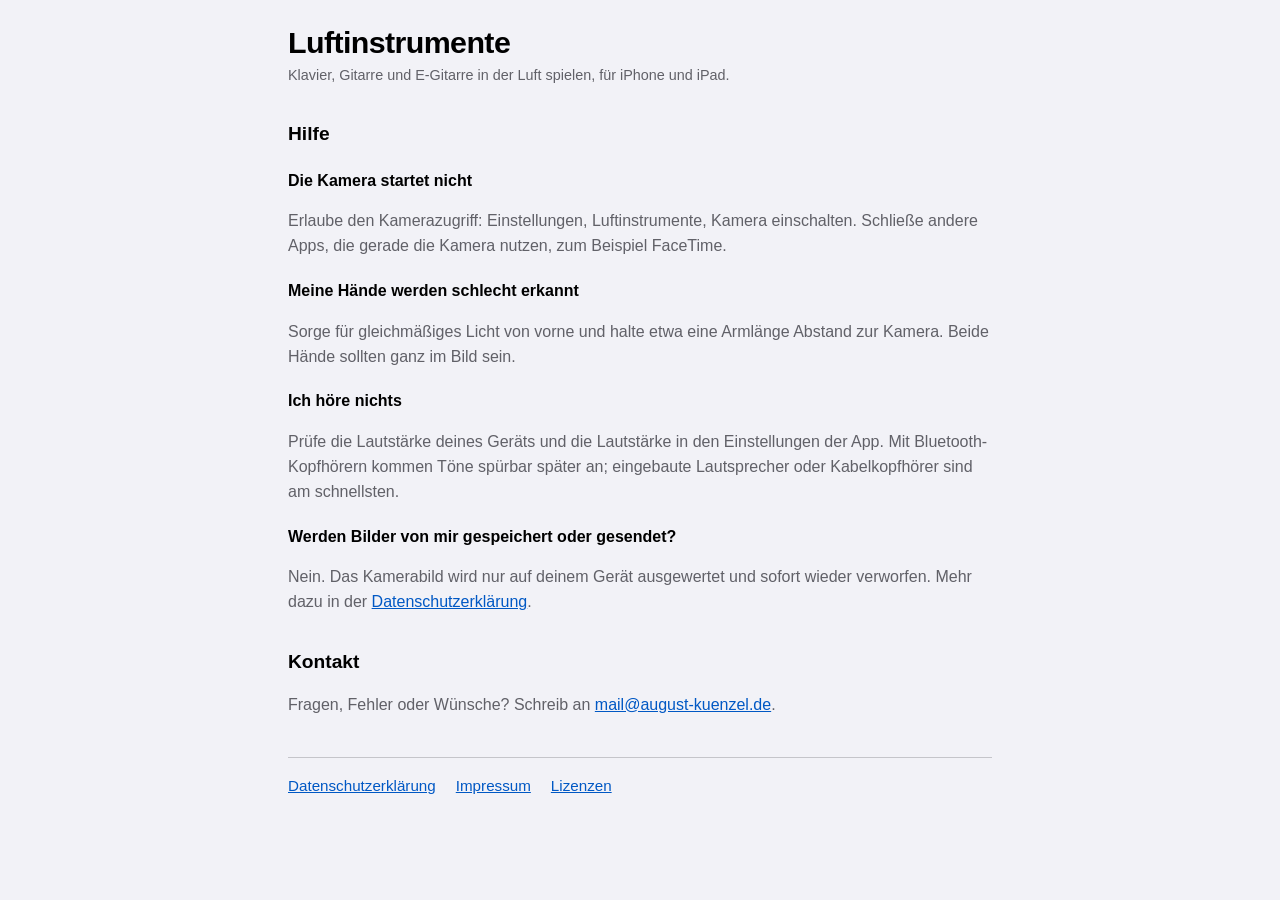
<file: index.html>
<!doctype html>
<html lang="de">
  <head>
    <meta charset="UTF-8" />
    <meta name="viewport" content="width=device-width, initial-scale=1.0, viewport-fit=cover" />
    <meta name="description" content="Luftinstrumente: Klavier, Gitarre und E-Gitarre in der Luft spielen. Hilfe, Kontakt, Datenschutz und Impressum." />
    <title>Luftinstrumente · Hilfe und Kontakt</title>
    <link rel="icon" href="icon.svg" type="image/svg+xml" />
    <link rel="stylesheet" href="legal.css" />
    <script>
      // In der App (?app): dunkle Darstellung, Verweise auf die anderen Rechtstexte bleiben in der App.
      if (new URLSearchParams(location.search).has('app')) {
        document.documentElement.classList.add('in-app');
        addEventListener('DOMContentLoaded', () => {
          for (const a of document.querySelectorAll('a[href$=".html"]')) a.href = a.getAttribute('href') + '?app';
        });
      }
    </script>
  </head>
  <body>
    <main>
      <h1>Luftinstrumente</h1>
      <p class="stand">Klavier, Gitarre und E-Gitarre in der Luft spielen, für iPhone und iPad.</p>

      <h2>Hilfe</h2>
      <h3>Die Kamera startet nicht</h3>
      <p>Erlaube den Kamerazugriff: Einstellungen, Luftinstrumente, Kamera einschalten. Schließe andere Apps, die gerade die Kamera nutzen, zum Beispiel FaceTime.</p>
      <h3>Meine Hände werden schlecht erkannt</h3>
      <p>Sorge für gleichmäßiges Licht von vorne und halte etwa eine Armlänge Abstand zur Kamera. Beide Hände sollten ganz im Bild sein.</p>
      <h3>Ich höre nichts</h3>
      <p>Prüfe die Lautstärke deines Geräts und die Lautstärke in den Einstellungen der App. Mit Bluetooth-Kopfhörern kommen Töne spürbar später an; eingebaute Lautsprecher oder Kabelkopfhörer sind am schnellsten.</p>
      <h3>Werden Bilder von mir gespeichert oder gesendet?</h3>
      <p>Nein. Das Kamerabild wird nur auf deinem Gerät ausgewertet und sofort wieder verworfen. Mehr dazu in der <a href="datenschutz.html">Datenschutzerklärung</a>.</p>

      <h2>Kontakt</h2>
      <p>Fragen, Fehler oder Wünsche? Schreib an <a href="mailto:mail@august-kuenzel.de">mail@august-kuenzel.de</a>.</p>

      <nav class="legal-nav">
        <a href="datenschutz.html">Datenschutzerklärung</a>
        <a href="impressum.html">Impressum</a>
        <a href="lizenzen.html">Lizenzen</a>
      </nav>
    </main>
  </body>
</html>
</file>
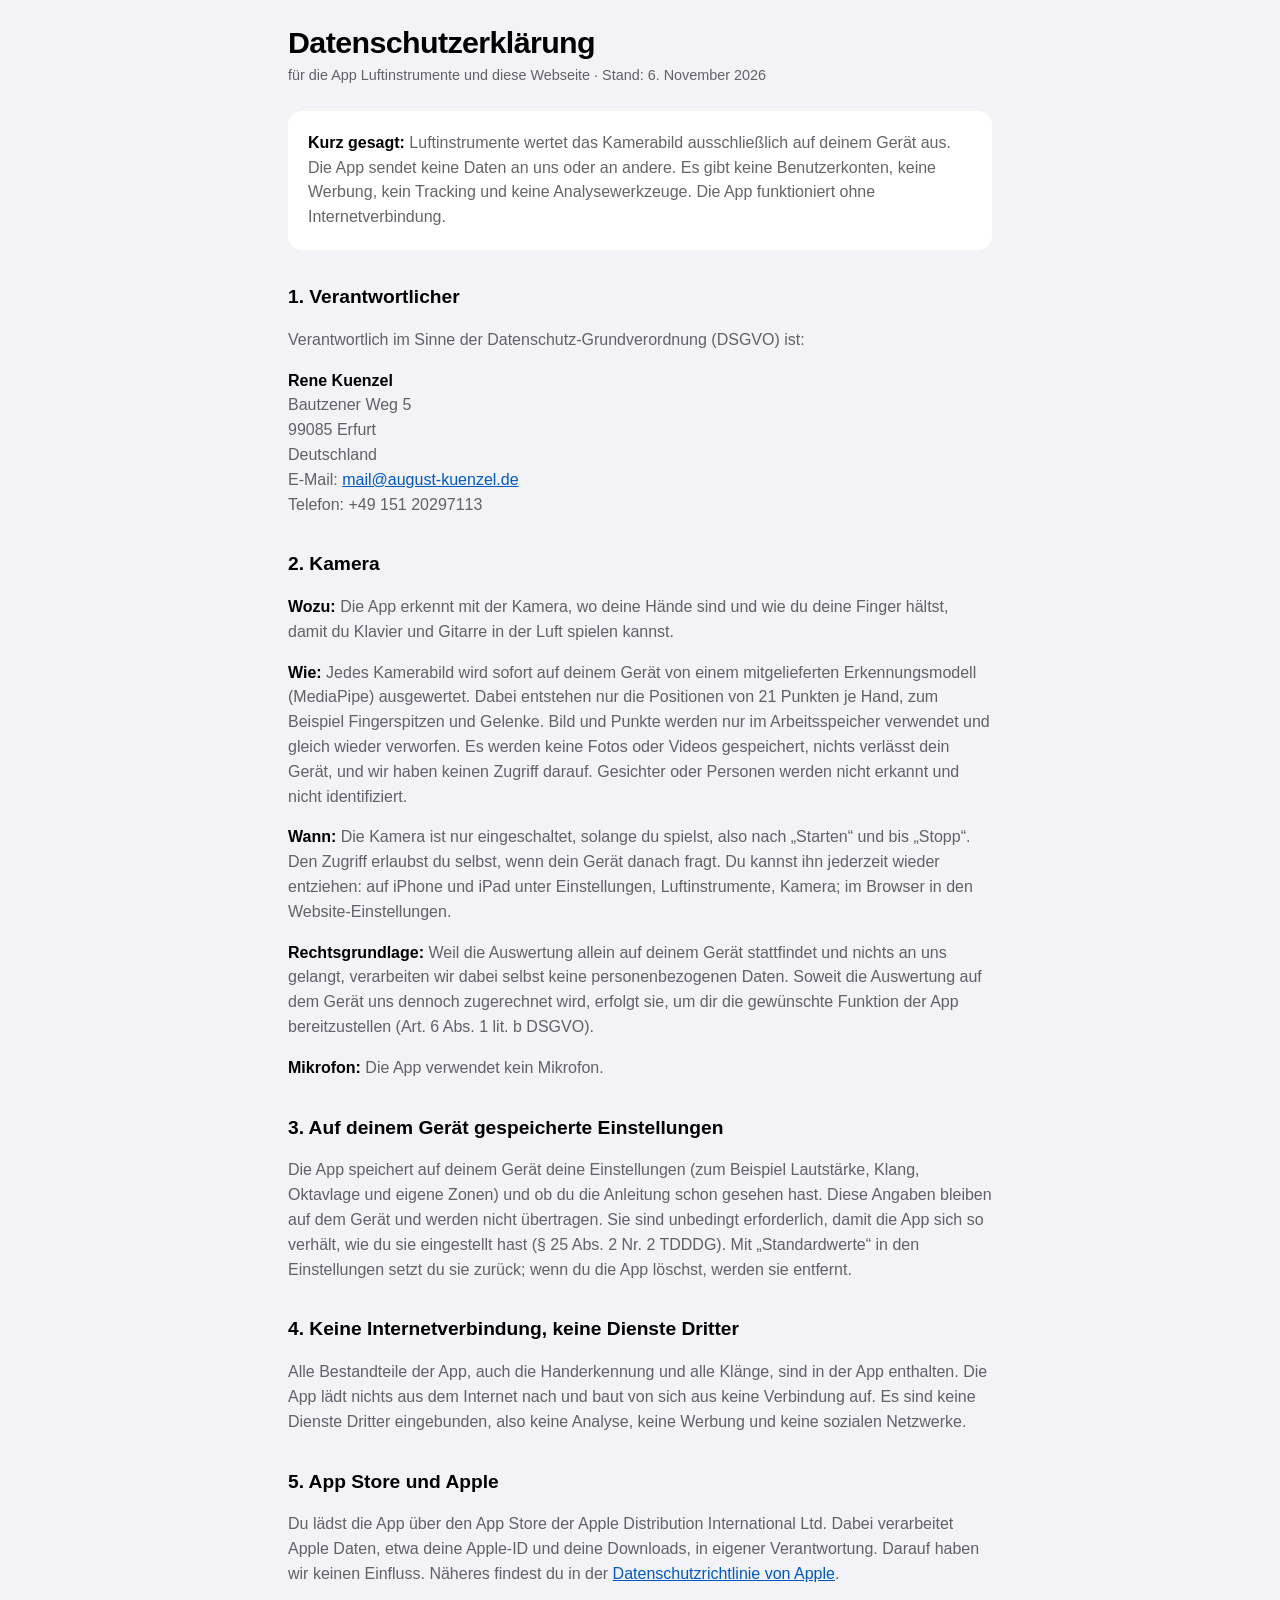
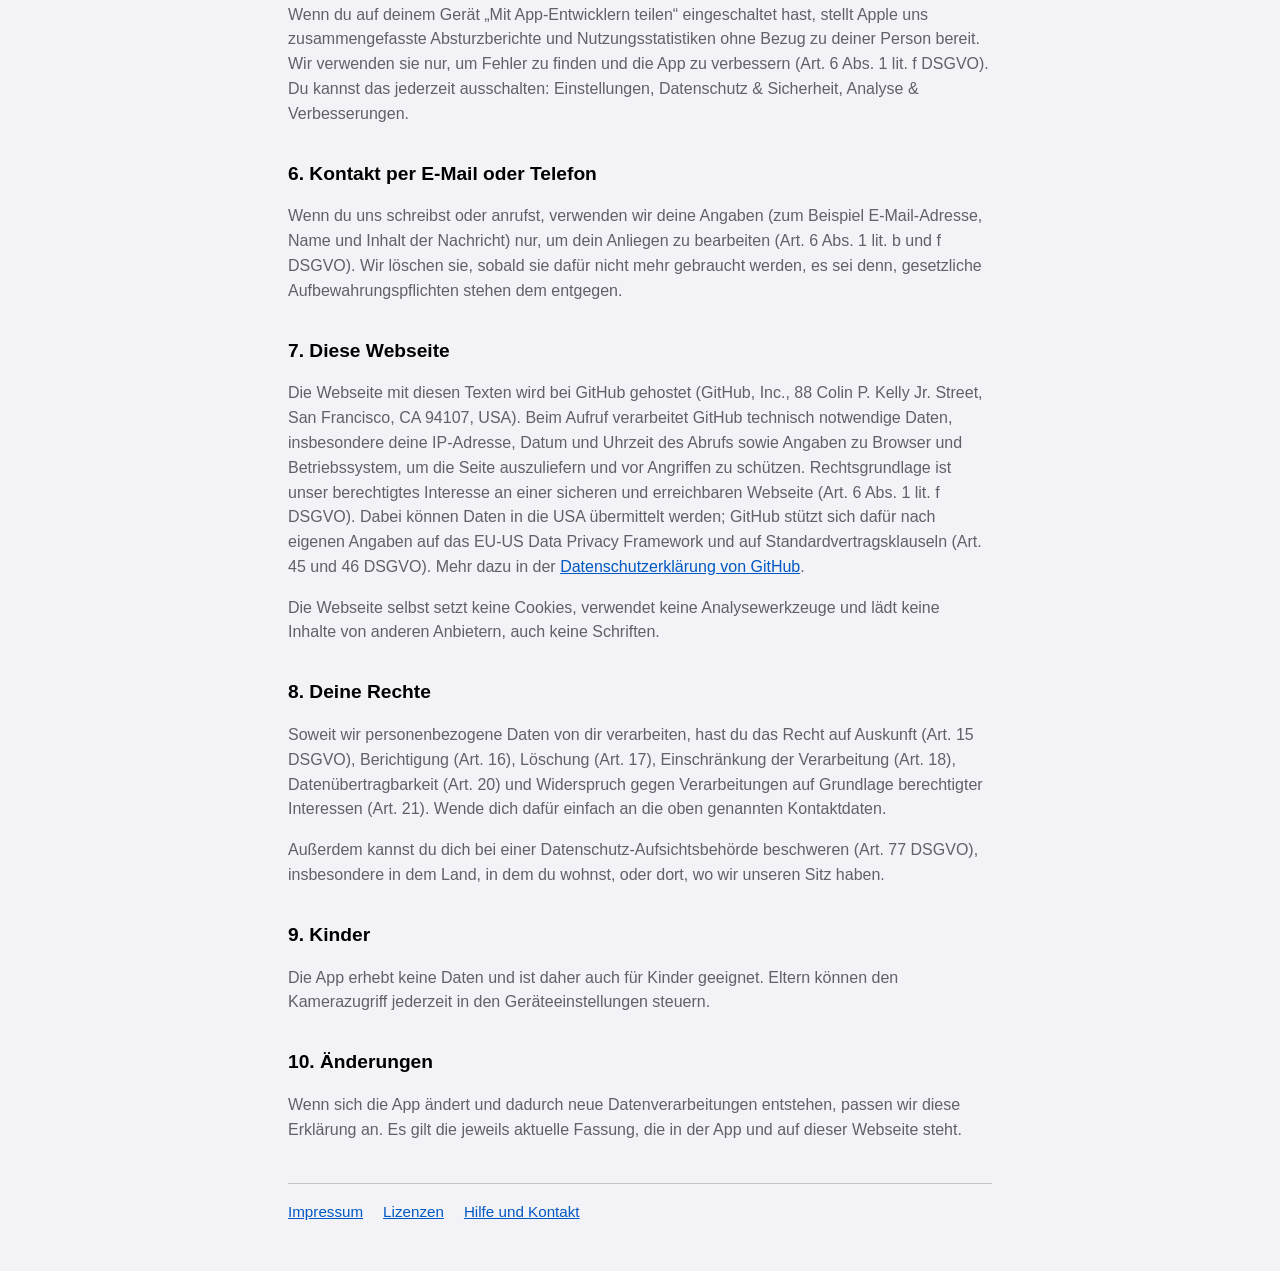
<file: datenschutz.html>
<!doctype html>
<html lang="de">
  <head>
    <meta charset="UTF-8" />
    <meta name="viewport" content="width=device-width, initial-scale=1.0, viewport-fit=cover" />
    <meta name="robots" content="noindex" />
    <title>Datenschutzerklärung · Luftinstrumente</title>
    <link rel="stylesheet" href="legal.css" />
    <script>
      // In der App (?app): dunkle Darstellung, Verweise auf die anderen Rechtstexte bleiben in der App.
      if (new URLSearchParams(location.search).has('app')) {
        document.documentElement.classList.add('in-app');
        addEventListener('DOMContentLoaded', () => {
          for (const a of document.querySelectorAll('a[href$=".html"]')) a.href = a.getAttribute('href') + '?app';
        });
      }
    </script>
  </head>
  <body>
    <main>
      <h1>Datenschutzerklärung</h1>
      <p class="stand">für die App Luftinstrumente und diese Webseite · Stand: 6. November 2026</p>

      <div class="card">
        <p><strong>Kurz gesagt:</strong> Luftinstrumente wertet das Kamerabild ausschließlich auf deinem Gerät aus. Die App sendet keine Daten an uns oder an andere. Es gibt keine Benutzerkonten, keine Werbung, kein Tracking und keine Analysewerkzeuge. Die App funktioniert ohne Internetverbindung.</p>
      </div>

      <h2>1. Verantwortlicher</h2>
      <p>Verantwortlich im Sinne der Datenschutz-Grundverordnung (DSGVO) ist:</p>
      <p>
        <strong>Rene Kuenzel</strong><br />
        Bautzener Weg 5<br />
        99085 Erfurt<br />
        Deutschland<br />
        E-Mail: <a href="mailto:mail@august-kuenzel.de">mail@august-kuenzel.de</a><br />
        Telefon: +49 151 20297113
      </p>

      <h2>2. Kamera</h2>
      <p><strong>Wozu:</strong> Die App erkennt mit der Kamera, wo deine Hände sind und wie du deine Finger hältst, damit du Klavier und Gitarre in der Luft spielen kannst.</p>
      <p><strong>Wie:</strong> Jedes Kamerabild wird sofort auf deinem Gerät von einem mitgelieferten Erkennungsmodell (MediaPipe) ausgewertet. Dabei entstehen nur die Positionen von 21 Punkten je Hand, zum Beispiel Fingerspitzen und Gelenke. Bild und Punkte werden nur im Arbeitsspeicher verwendet und gleich wieder verworfen. Es werden keine Fotos oder Videos gespeichert, nichts verlässt dein Gerät, und wir haben keinen Zugriff darauf. Gesichter oder Personen werden nicht erkannt und nicht identifiziert.</p>
      <p><strong>Wann:</strong> Die Kamera ist nur eingeschaltet, solange du spielst, also nach „Starten“ und bis „Stopp“. Den Zugriff erlaubst du selbst, wenn dein Gerät danach fragt. Du kannst ihn jederzeit wieder entziehen: auf iPhone und iPad unter Einstellungen, Luftinstrumente, Kamera; im Browser in den Website-Einstellungen.</p>
      <p><strong>Rechtsgrundlage:</strong> Weil die Auswertung allein auf deinem Gerät stattfindet und nichts an uns gelangt, verarbeiten wir dabei selbst keine personenbezogenen Daten. Soweit die Auswertung auf dem Gerät uns dennoch zugerechnet wird, erfolgt sie, um dir die gewünschte Funktion der App bereitzustellen (Art. 6 Abs. 1 lit. b DSGVO).</p>
      <p><strong>Mikrofon:</strong> Die App verwendet kein Mikrofon.</p>

      <h2>3. Auf deinem Gerät gespeicherte Einstellungen</h2>
      <p>Die App speichert auf deinem Gerät deine Einstellungen (zum Beispiel Lautstärke, Klang, Oktavlage und eigene Zonen) und ob du die Anleitung schon gesehen hast. Diese Angaben bleiben auf dem Gerät und werden nicht übertragen. Sie sind unbedingt erforderlich, damit die App sich so verhält, wie du sie eingestellt hast (§ 25 Abs. 2 Nr. 2 TDDDG). Mit „Standardwerte“ in den Einstellungen setzt du sie zurück; wenn du die App löschst, werden sie entfernt.</p>

      <h2>4. Keine Internetverbindung, keine Dienste Dritter</h2>
      <p>Alle Bestandteile der App, auch die Handerkennung und alle Klänge, sind in der App enthalten. Die App lädt nichts aus dem Internet nach und baut von sich aus keine Verbindung auf. Es sind keine Dienste Dritter eingebunden, also keine Analyse, keine Werbung und keine sozialen Netzwerke.</p>

      <h2>5. App Store und Apple</h2>
      <p>Du lädst die App über den App Store der Apple Distribution International Ltd. Dabei verarbeitet Apple Daten, etwa deine Apple-ID und deine Downloads, in eigener Verantwortung. Darauf haben wir keinen Einfluss. Näheres findest du in der <a href="https://www.apple.com/de/legal/privacy/" target="_blank" rel="noopener">Datenschutzrichtlinie von Apple</a>.</p>
      <p>Wenn du auf deinem Gerät „Mit App-Entwicklern teilen“ eingeschaltet hast, stellt Apple uns zusammengefasste Absturzberichte und Nutzungsstatistiken ohne Bezug zu deiner Person bereit. Wir verwenden sie nur, um Fehler zu finden und die App zu verbessern (Art. 6 Abs. 1 lit. f DSGVO). Du kannst das jederzeit ausschalten: Einstellungen, Datenschutz &amp; Sicherheit, Analyse &amp; Verbesserungen.</p>

      <h2>6. Kontakt per E-Mail oder Telefon</h2>
      <p>Wenn du uns schreibst oder anrufst, verwenden wir deine Angaben (zum Beispiel E-Mail-Adresse, Name und Inhalt der Nachricht) nur, um dein Anliegen zu bearbeiten (Art. 6 Abs. 1 lit. b und f DSGVO). Wir löschen sie, sobald sie dafür nicht mehr gebraucht werden, es sei denn, gesetzliche Aufbewahrungspflichten stehen dem entgegen.</p>

      <h2>7. Diese Webseite</h2>
      <p>Die Webseite mit diesen Texten wird bei GitHub gehostet (GitHub, Inc., 88 Colin P. Kelly Jr. Street, San Francisco, CA 94107, USA). Beim Aufruf verarbeitet GitHub technisch notwendige Daten, insbesondere deine IP-Adresse, Datum und Uhrzeit des Abrufs sowie Angaben zu Browser und Betriebssystem, um die Seite auszuliefern und vor Angriffen zu schützen. Rechtsgrundlage ist unser berechtigtes Interesse an einer sicheren und erreichbaren Webseite (Art. 6 Abs. 1 lit. f DSGVO). Dabei können Daten in die USA übermittelt werden; GitHub stützt sich dafür nach eigenen Angaben auf das EU-US Data Privacy Framework und auf Standardvertragsklauseln (Art. 45 und 46 DSGVO). Mehr dazu in der <a href="https://docs.github.com/de/site-policy/privacy-policies/github-general-privacy-statement" target="_blank" rel="noopener">Datenschutzerklärung von GitHub</a>.</p>
      <p>Die Webseite selbst setzt keine Cookies, verwendet keine Analysewerkzeuge und lädt keine Inhalte von anderen Anbietern, auch keine Schriften.</p>

      <h2>8. Deine Rechte</h2>
      <p>Soweit wir personenbezogene Daten von dir verarbeiten, hast du das Recht auf Auskunft (Art. 15 DSGVO), Berichtigung (Art. 16), Löschung (Art. 17), Einschränkung der Verarbeitung (Art. 18), Datenübertragbarkeit (Art. 20) und Widerspruch gegen Verarbeitungen auf Grundlage berechtigter Interessen (Art. 21). Wende dich dafür einfach an die oben genannten Kontaktdaten.</p>
      <p>Außerdem kannst du dich bei einer Datenschutz-Aufsichtsbehörde beschweren (Art. 77 DSGVO), insbesondere in dem Land, in dem du wohnst, oder dort, wo wir unseren Sitz haben.</p>

      <h2>9. Kinder</h2>
      <p>Die App erhebt keine Daten und ist daher auch für Kinder geeignet. Eltern können den Kamerazugriff jederzeit in den Geräteeinstellungen steuern.</p>

      <h2>10. Änderungen</h2>
      <p>Wenn sich die App ändert und dadurch neue Datenverarbeitungen entstehen, passen wir diese Erklärung an. Es gilt die jeweils aktuelle Fassung, die in der App und auf dieser Webseite steht.</p>

      <nav class="legal-nav">
        <a href="impressum.html">Impressum</a>
        <a href="lizenzen.html">Lizenzen</a>
        <a class="web-only" href="index.html">Hilfe und Kontakt</a>
      </nav>
    </main>
  </body>
</html>
</file>
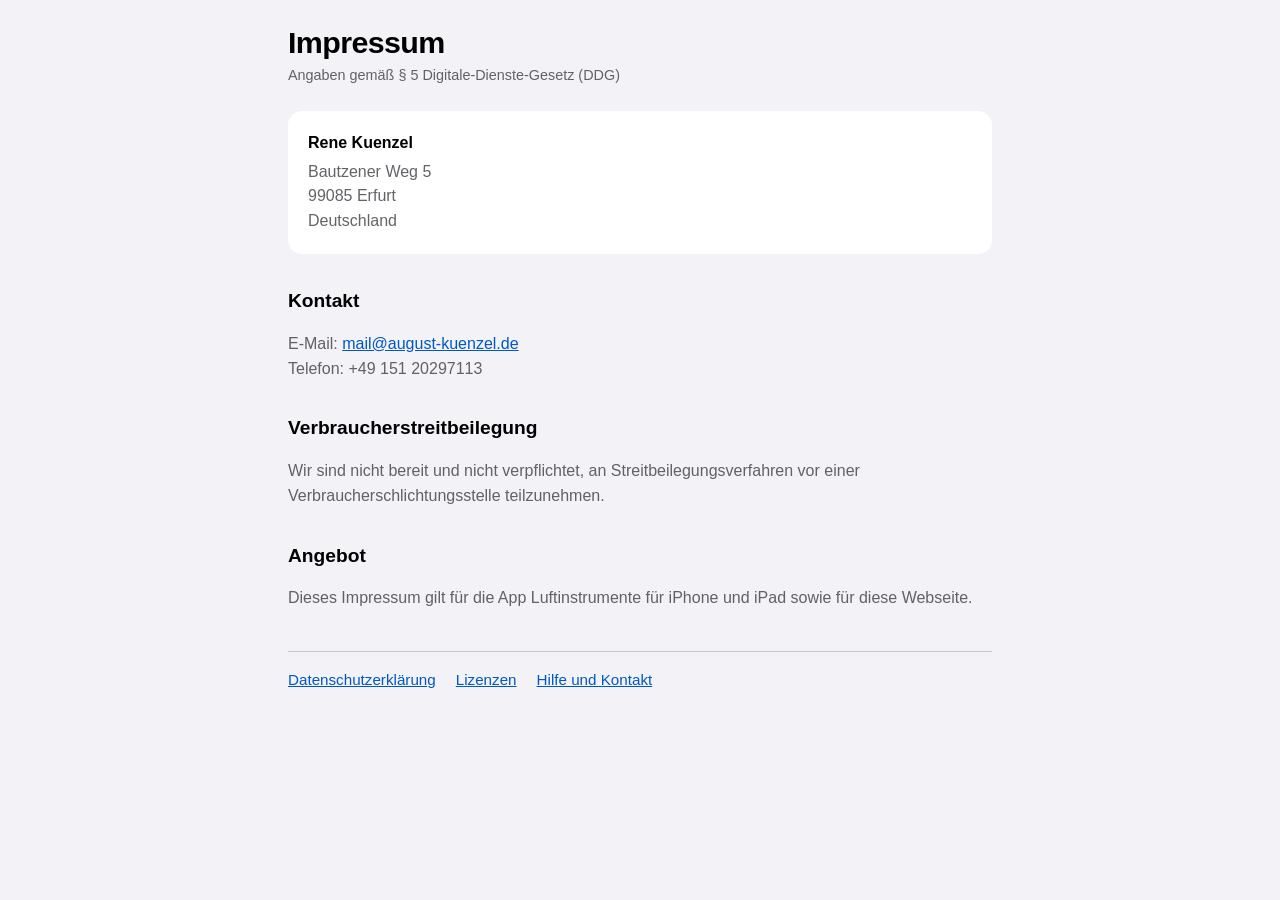
<file: impressum.html>
<!doctype html>
<html lang="de">
  <head>
    <meta charset="UTF-8" />
    <meta name="viewport" content="width=device-width, initial-scale=1.0, viewport-fit=cover" />
    <meta name="robots" content="noindex" />
    <title>Impressum · Luftinstrumente</title>
    <link rel="stylesheet" href="legal.css" />
    <script>
      // In der App (?app): dunkle Darstellung, Verweise auf die anderen Rechtstexte bleiben in der App.
      if (new URLSearchParams(location.search).has('app')) {
        document.documentElement.classList.add('in-app');
        addEventListener('DOMContentLoaded', () => {
          for (const a of document.querySelectorAll('a[href$=".html"]')) a.href = a.getAttribute('href') + '?app';
        });
      }
    </script>
  </head>
  <body>
    <main>
      <h1>Impressum</h1>
      <p class="stand">Angaben gemäß § 5 Digitale-Dienste-Gesetz (DDG)</p>

      <div class="card">
        <p><strong>Rene Kuenzel</strong></p>
        <p>Bautzener Weg 5<br />99085 Erfurt<br />Deutschland</p>
      </div>

      <h2>Kontakt</h2>
      <p>
        E-Mail: <a href="mailto:mail@august-kuenzel.de">mail@august-kuenzel.de</a><br />
        Telefon: +49 151 20297113
      </p>

      <h2>Verbraucherstreitbeilegung</h2>
      <p>Wir sind nicht bereit und nicht verpflichtet, an Streitbeilegungsverfahren vor einer Verbraucherschlichtungsstelle teilzunehmen.</p>

      <h2>Angebot</h2>
      <p>Dieses Impressum gilt für die App Luftinstrumente für iPhone und iPad sowie für diese Webseite.</p>

      <nav class="legal-nav">
        <a href="datenschutz.html">Datenschutzerklärung</a>
        <a href="lizenzen.html">Lizenzen</a>
        <a class="web-only" href="index.html">Hilfe und Kontakt</a>
      </nav>
    </main>
  </body>
</html>
</file>
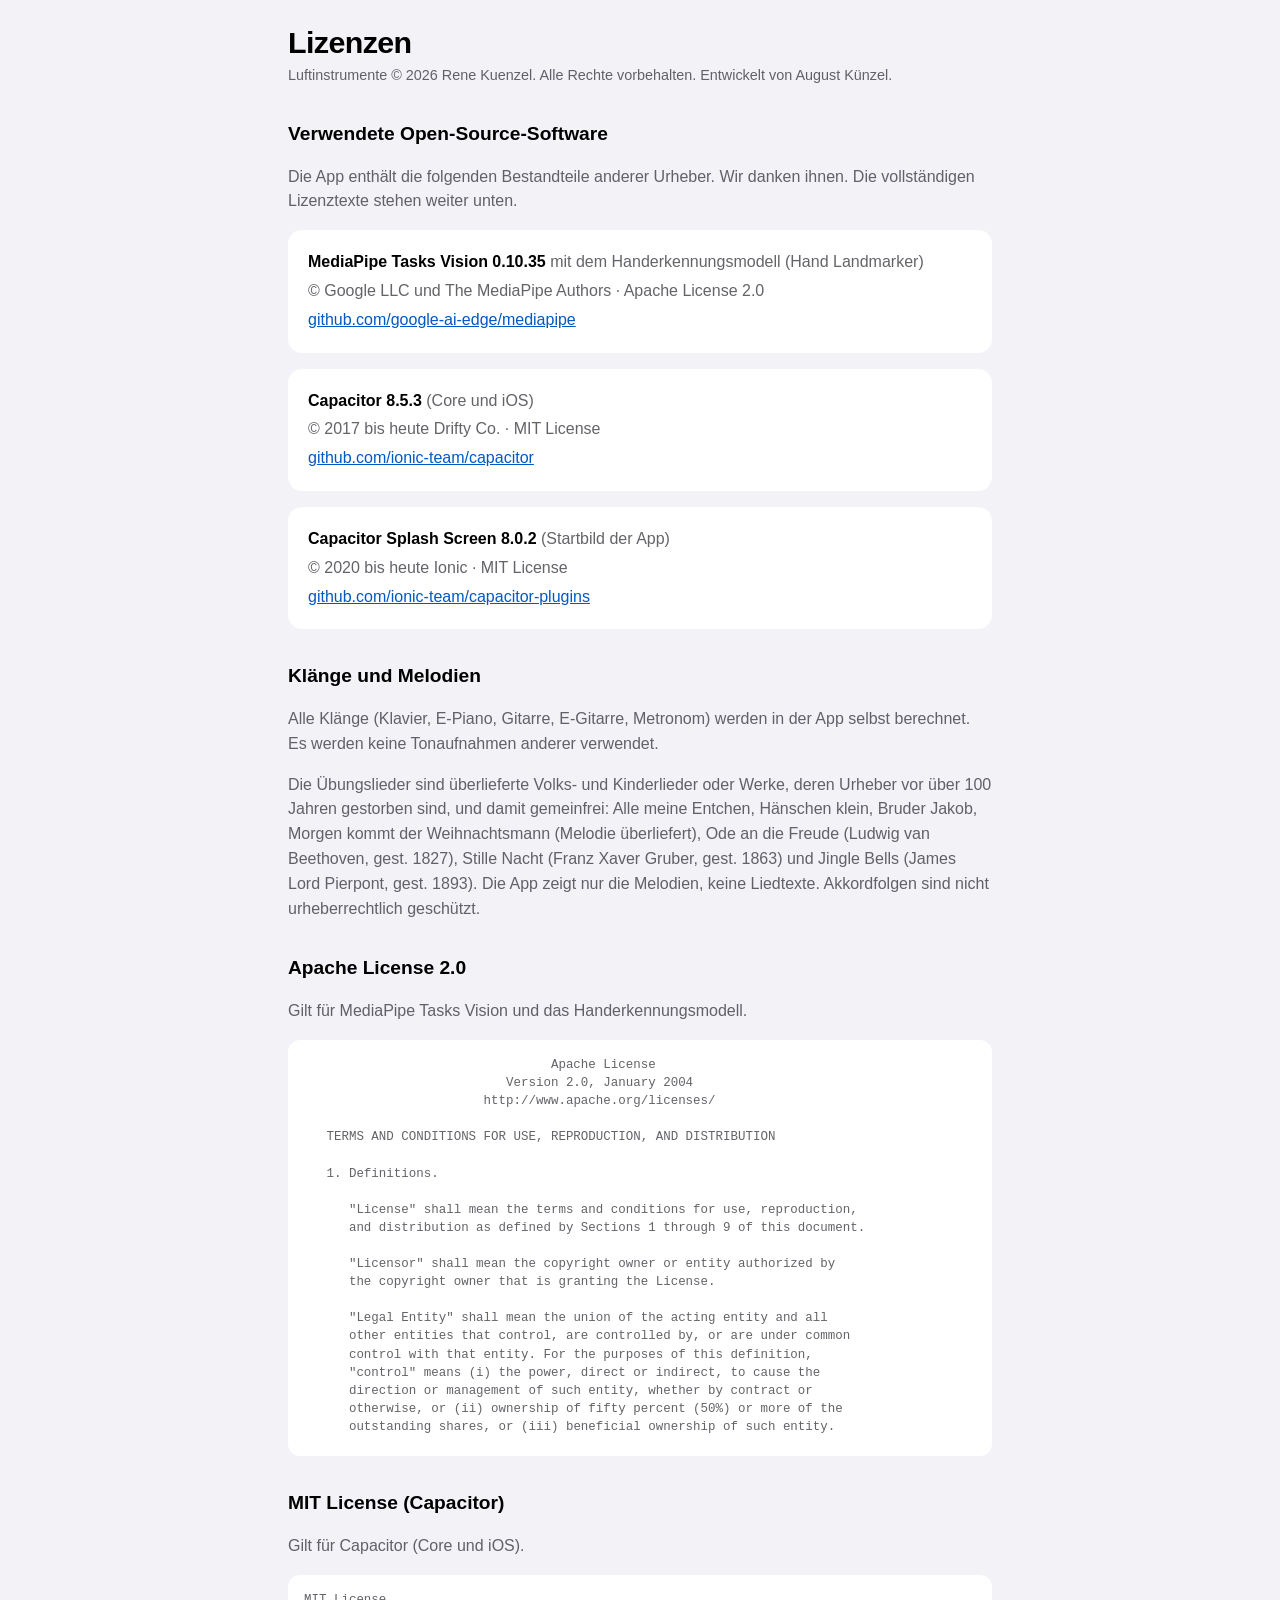
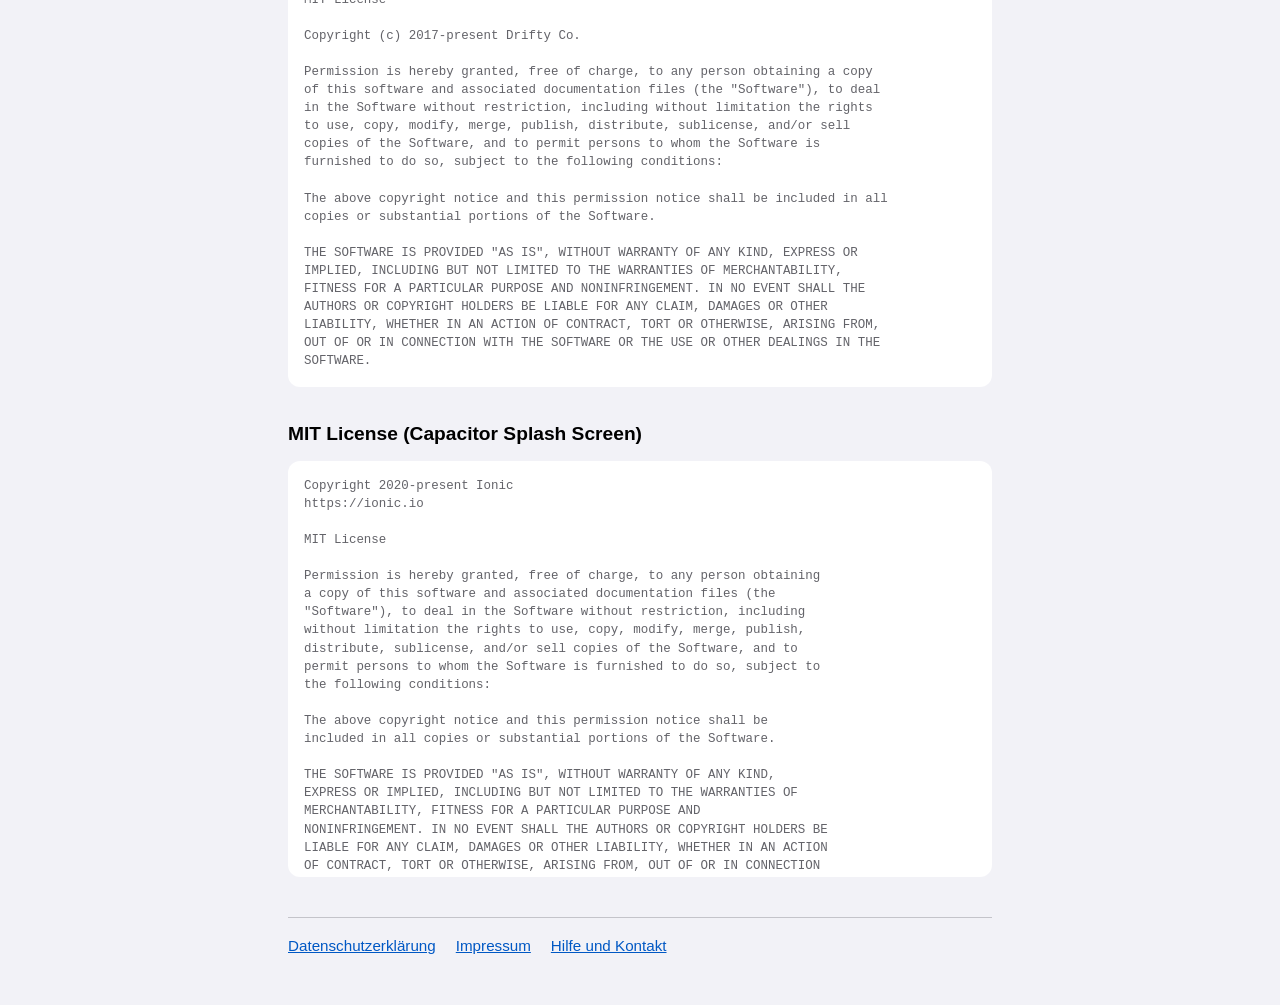
<file: lizenzen.html>
<!doctype html>
<html lang="de">
  <head>
    <meta charset="UTF-8" />
    <meta name="viewport" content="width=device-width, initial-scale=1.0, viewport-fit=cover" />
    <meta name="robots" content="noindex" />
    <title>Lizenzen · Luftinstrumente</title>
    <link rel="stylesheet" href="legal.css" />
    <script>
      // In der App (?app): dunkle Darstellung, Verweise auf die anderen Rechtstexte bleiben in der App.
      if (new URLSearchParams(location.search).has('app')) {
        document.documentElement.classList.add('in-app');
        addEventListener('DOMContentLoaded', () => {
          for (const a of document.querySelectorAll('a[href$=".html"]')) a.href = a.getAttribute('href') + '?app';
        });
      }
    </script>
  </head>
  <body>
    <main>
      <h1>Lizenzen</h1>
      <p class="stand">Luftinstrumente © 2026 Rene Kuenzel. Alle Rechte vorbehalten. Entwickelt von August Künzel.</p>

      <h2>Verwendete Open-Source-Software</h2>
      <p>Die App enthält die folgenden Bestandteile anderer Urheber. Wir danken ihnen. Die vollständigen Lizenztexte stehen weiter unten.</p>

      <div class="card">
        <p><strong>MediaPipe Tasks Vision 0.10.35</strong> mit dem Handerkennungsmodell (Hand Landmarker)</p>
        <p>© Google LLC und The MediaPipe Authors · Apache License 2.0</p>
        <p><a href="https://github.com/google-ai-edge/mediapipe" target="_blank" rel="noopener">github.com/google-ai-edge/mediapipe</a></p>
      </div>

      <div class="card">
        <p><strong>Capacitor 8.5.3</strong> (Core und iOS)</p>
        <p>© 2017 bis heute Drifty Co. · MIT License</p>
        <p><a href="https://github.com/ionic-team/capacitor" target="_blank" rel="noopener">github.com/ionic-team/capacitor</a></p>
      </div>

      <div class="card">
        <p><strong>Capacitor Splash Screen 8.0.2</strong> (Startbild der App)</p>
        <p>© 2020 bis heute Ionic · MIT License</p>
        <p><a href="https://github.com/ionic-team/capacitor-plugins" target="_blank" rel="noopener">github.com/ionic-team/capacitor-plugins</a></p>
      </div>

      <h2>Klänge und Melodien</h2>
      <p>Alle Klänge (Klavier, E-Piano, Gitarre, E-Gitarre, Metronom) werden in der App selbst berechnet. Es werden keine Tonaufnahmen anderer verwendet.</p>
      <p>Die Übungslieder sind überlieferte Volks- und Kinderlieder oder Werke, deren Urheber vor über 100 Jahren gestorben sind, und damit gemeinfrei: Alle meine Entchen, Hänschen klein, Bruder Jakob, Morgen kommt der Weihnachtsmann (Melodie überliefert), Ode an die Freude (Ludwig van Beethoven, gest. 1827), Stille Nacht (Franz Xaver Gruber, gest. 1863) und Jingle Bells (James Lord Pierpont, gest. 1893). Die App zeigt nur die Melodien, keine Liedtexte. Akkordfolgen sind nicht urheberrechtlich geschützt.</p>

      <h2>Apache License 2.0</h2>
      <p>Gilt für MediaPipe Tasks Vision und das Handerkennungsmodell.</p>
      <pre>
                                 Apache License
                           Version 2.0, January 2004
                        http://www.apache.org/licenses/

   TERMS AND CONDITIONS FOR USE, REPRODUCTION, AND DISTRIBUTION

   1. Definitions.

      &quot;License&quot; shall mean the terms and conditions for use, reproduction,
      and distribution as defined by Sections 1 through 9 of this document.

      &quot;Licensor&quot; shall mean the copyright owner or entity authorized by
      the copyright owner that is granting the License.

      &quot;Legal Entity&quot; shall mean the union of the acting entity and all
      other entities that control, are controlled by, or are under common
      control with that entity. For the purposes of this definition,
      &quot;control&quot; means (i) the power, direct or indirect, to cause the
      direction or management of such entity, whether by contract or
      otherwise, or (ii) ownership of fifty percent (50%) or more of the
      outstanding shares, or (iii) beneficial ownership of such entity.

      &quot;You&quot; (or &quot;Your&quot;) shall mean an individual or Legal Entity
      exercising permissions granted by this License.

      &quot;Source&quot; form shall mean the preferred form for making modifications,
      including but not limited to software source code, documentation
      source, and configuration files.

      &quot;Object&quot; form shall mean any form resulting from mechanical
      transformation or translation of a Source form, including but
      not limited to compiled object code, generated documentation,
      and conversions to other media types.

      &quot;Work&quot; shall mean the work of authorship, whether in Source or
      Object form, made available under the License, as indicated by a
      copyright notice that is included in or attached to the work
      (an example is provided in the Appendix below).

      &quot;Derivative Works&quot; shall mean any work, whether in Source or Object
      form, that is based on (or derived from) the Work and for which the
      editorial revisions, annotations, elaborations, or other modifications
      represent, as a whole, an original work of authorship. For the purposes
      of this License, Derivative Works shall not include works that remain
      separable from, or merely link (or bind by name) to the interfaces of,
      the Work and Derivative Works thereof.

      &quot;Contribution&quot; shall mean any work of authorship, including
      the original version of the Work and any modifications or additions
      to that Work or Derivative Works thereof, that is intentionally
      submitted to Licensor for inclusion in the Work by the copyright owner
      or by an individual or Legal Entity authorized to submit on behalf of
      the copyright owner. For the purposes of this definition, &quot;submitted&quot;
      means any form of electronic, verbal, or written communication sent
      to the Licensor or its representatives, including but not limited to
      communication on electronic mailing lists, source code control systems,
      and issue tracking systems that are managed by, or on behalf of, the
      Licensor for the purpose of discussing and improving the Work, but
      excluding communication that is conspicuously marked or otherwise
      designated in writing by the copyright owner as &quot;Not a Contribution.&quot;

      &quot;Contributor&quot; shall mean Licensor and any individual or Legal Entity
      on behalf of whom a Contribution has been received by Licensor and
      subsequently incorporated within the Work.

   2. Grant of Copyright License. Subject to the terms and conditions of
      this License, each Contributor hereby grants to You a perpetual,
      worldwide, non-exclusive, no-charge, royalty-free, irrevocable
      copyright license to reproduce, prepare Derivative Works of,
      publicly display, publicly perform, sublicense, and distribute the
      Work and such Derivative Works in Source or Object form.

   3. Grant of Patent License. Subject to the terms and conditions of
      this License, each Contributor hereby grants to You a perpetual,
      worldwide, non-exclusive, no-charge, royalty-free, irrevocable
      (except as stated in this section) patent license to make, have made,
      use, offer to sell, sell, import, and otherwise transfer the Work,
      where such license applies only to those patent claims licensable
      by such Contributor that are necessarily infringed by their
      Contribution(s) alone or by combination of their Contribution(s)
      with the Work to which such Contribution(s) was submitted. If You
      institute patent litigation against any entity (including a
      cross-claim or counterclaim in a lawsuit) alleging that the Work
      or a Contribution incorporated within the Work constitutes direct
      or contributory patent infringement, then any patent licenses
      granted to You under this License for that Work shall terminate
      as of the date such litigation is filed.

   4. Redistribution. You may reproduce and distribute copies of the
      Work or Derivative Works thereof in any medium, with or without
      modifications, and in Source or Object form, provided that You
      meet the following conditions:

      (a) You must give any other recipients of the Work or
          Derivative Works a copy of this License; and

      (b) You must cause any modified files to carry prominent notices
          stating that You changed the files; and

      (c) You must retain, in the Source form of any Derivative Works
          that You distribute, all copyright, patent, trademark, and
          attribution notices from the Source form of the Work,
          excluding those notices that do not pertain to any part of
          the Derivative Works; and

      (d) If the Work includes a &quot;NOTICE&quot; text file as part of its
          distribution, then any Derivative Works that You distribute must
          include a readable copy of the attribution notices contained
          within such NOTICE file, excluding those notices that do not
          pertain to any part of the Derivative Works, in at least one
          of the following places: within a NOTICE text file distributed
          as part of the Derivative Works; within the Source form or
          documentation, if provided along with the Derivative Works; or,
          within a display generated by the Derivative Works, if and
          wherever such third-party notices normally appear. The contents
          of the NOTICE file are for informational purposes only and
          do not modify the License. You may add Your own attribution
          notices within Derivative Works that You distribute, alongside
          or as an addendum to the NOTICE text from the Work, provided
          that such additional attribution notices cannot be construed
          as modifying the License.

      You may add Your own copyright statement to Your modifications and
      may provide additional or different license terms and conditions
      for use, reproduction, or distribution of Your modifications, or
      for any such Derivative Works as a whole, provided Your use,
      reproduction, and distribution of the Work otherwise complies with
      the conditions stated in this License.

   5. Submission of Contributions. Unless You explicitly state otherwise,
      any Contribution intentionally submitted for inclusion in the Work
      by You to the Licensor shall be under the terms and conditions of
      this License, without any additional terms or conditions.
      Notwithstanding the above, nothing herein shall supersede or modify
      the terms of any separate license agreement you may have executed
      with Licensor regarding such Contributions.

   6. Trademarks. This License does not grant permission to use the trade
      names, trademarks, service marks, or product names of the Licensor,
      except as required for reasonable and customary use in describing the
      origin of the Work and reproducing the content of the NOTICE file.

   7. Disclaimer of Warranty. Unless required by applicable law or
      agreed to in writing, Licensor provides the Work (and each
      Contributor provides its Contributions) on an &quot;AS IS&quot; BASIS,
      WITHOUT WARRANTIES OR CONDITIONS OF ANY KIND, either express or
      implied, including, without limitation, any warranties or conditions
      of TITLE, NON-INFRINGEMENT, MERCHANTABILITY, or FITNESS FOR A
      PARTICULAR PURPOSE. You are solely responsible for determining the
      appropriateness of using or redistributing the Work and assume any
      risks associated with Your exercise of permissions under this License.

   8. Limitation of Liability. In no event and under no legal theory,
      whether in tort (including negligence), contract, or otherwise,
      unless required by applicable law (such as deliberate and grossly
      negligent acts) or agreed to in writing, shall any Contributor be
      liable to You for damages, including any direct, indirect, special,
      incidental, or consequential damages of any character arising as a
      result of this License or out of the use or inability to use the
      Work (including but not limited to damages for loss of goodwill,
      work stoppage, computer failure or malfunction, or any and all
      other commercial damages or losses), even if such Contributor
      has been advised of the possibility of such damages.

   9. Accepting Warranty or Additional Liability. While redistributing
      the Work or Derivative Works thereof, You may choose to offer,
      and charge a fee for, acceptance of support, warranty, indemnity,
      or other liability obligations and/or rights consistent with this
      License. However, in accepting such obligations, You may act only
      on Your own behalf and on Your sole responsibility, not on behalf
      of any other Contributor, and only if You agree to indemnify,
      defend, and hold each Contributor harmless for any liability
      incurred by, or claims asserted against, such Contributor by reason
      of your accepting any such warranty or additional liability.

   END OF TERMS AND CONDITIONS

   APPENDIX: How to apply the Apache License to your work.

      To apply the Apache License to your work, attach the following
      boilerplate notice, with the fields enclosed by brackets &quot;[]&quot;
      replaced with your own identifying information. (Don&#x27;t include
      the brackets!)  The text should be enclosed in the appropriate
      comment syntax for the file format. We also recommend that a
      file or class name and description of purpose be included on the
      same &quot;printed page&quot; as the copyright notice for easier
      identification within third-party archives.

   Copyright [yyyy] [name of copyright owner]

   Licensed under the Apache License, Version 2.0 (the &quot;License&quot;);
   you may not use this file except in compliance with the License.
   You may obtain a copy of the License at

       http://www.apache.org/licenses/LICENSE-2.0

   Unless required by applicable law or agreed to in writing, software
   distributed under the License is distributed on an &quot;AS IS&quot; BASIS,
   WITHOUT WARRANTIES OR CONDITIONS OF ANY KIND, either express or implied.
   See the License for the specific language governing permissions and
   limitations under the License.
</pre>

      <h2>MIT License (Capacitor)</h2>
      <p>Gilt für Capacitor (Core und iOS).</p>
      <pre>MIT License

Copyright (c) 2017-present Drifty Co.

Permission is hereby granted, free of charge, to any person obtaining a copy
of this software and associated documentation files (the &quot;Software&quot;), to deal
in the Software without restriction, including without limitation the rights
to use, copy, modify, merge, publish, distribute, sublicense, and/or sell
copies of the Software, and to permit persons to whom the Software is
furnished to do so, subject to the following conditions:

The above copyright notice and this permission notice shall be included in all
copies or substantial portions of the Software.

THE SOFTWARE IS PROVIDED &quot;AS IS&quot;, WITHOUT WARRANTY OF ANY KIND, EXPRESS OR
IMPLIED, INCLUDING BUT NOT LIMITED TO THE WARRANTIES OF MERCHANTABILITY,
FITNESS FOR A PARTICULAR PURPOSE AND NONINFRINGEMENT. IN NO EVENT SHALL THE
AUTHORS OR COPYRIGHT HOLDERS BE LIABLE FOR ANY CLAIM, DAMAGES OR OTHER
LIABILITY, WHETHER IN AN ACTION OF CONTRACT, TORT OR OTHERWISE, ARISING FROM,
OUT OF OR IN CONNECTION WITH THE SOFTWARE OR THE USE OR OTHER DEALINGS IN THE
SOFTWARE.
</pre>

      <h2>MIT License (Capacitor Splash Screen)</h2>
      <pre>Copyright 2020-present Ionic
https://ionic.io

MIT License

Permission is hereby granted, free of charge, to any person obtaining
a copy of this software and associated documentation files (the
&quot;Software&quot;), to deal in the Software without restriction, including
without limitation the rights to use, copy, modify, merge, publish,
distribute, sublicense, and/or sell copies of the Software, and to
permit persons to whom the Software is furnished to do so, subject to
the following conditions:

The above copyright notice and this permission notice shall be
included in all copies or substantial portions of the Software.

THE SOFTWARE IS PROVIDED &quot;AS IS&quot;, WITHOUT WARRANTY OF ANY KIND,
EXPRESS OR IMPLIED, INCLUDING BUT NOT LIMITED TO THE WARRANTIES OF
MERCHANTABILITY, FITNESS FOR A PARTICULAR PURPOSE AND
NONINFRINGEMENT. IN NO EVENT SHALL THE AUTHORS OR COPYRIGHT HOLDERS BE
LIABLE FOR ANY CLAIM, DAMAGES OR OTHER LIABILITY, WHETHER IN AN ACTION
OF CONTRACT, TORT OR OTHERWISE, ARISING FROM, OUT OF OR IN CONNECTION
WITH THE SOFTWARE OR THE USE OR OTHER DEALINGS IN THE SOFTWARE.
</pre>

      <nav class="legal-nav">
        <a href="datenschutz.html">Datenschutzerklärung</a>
        <a href="impressum.html">Impressum</a>
        <a class="web-only" href="index.html">Hilfe und Kontakt</a>
      </nav>
    </main>
  </body>
</html>
</file>
<file: legal.css>
/* Gemeinsame Gestaltung der Rechtstexte (in der App und als Webseite). Keine externen Inhalte. */
:root {
  color-scheme: dark light;
  --bg: #000;
  --surface: #1c1c1e;
  --text: #fff;
  --muted: rgb(235 235 245 / 70%);
  --line: rgb(84 84 88 / 60%);
  --link: #0a84ff;
  font-family: -apple-system, BlinkMacSystemFont, 'SF Pro Text', 'Segoe UI', Roboto, 'Helvetica Neue', Arial, sans-serif;
  -webkit-text-size-adjust: 100%;
}

@media (prefers-color-scheme: light) {
  :root {
    --bg: #f2f2f7;
    --surface: #fff;
    --text: #000;
    --muted: rgb(60 60 67 / 80%);
    --line: rgb(60 60 67 / 25%);
    --link: #0058c4;
  }
}

/* In der App immer dunkel, passend zur Oberfläche */
html.in-app {
  color-scheme: dark;
  --bg: #1c1c1e;
  --surface: #2c2c2e;
  --text: #fff;
  --muted: rgb(235 235 245 / 70%);
  --line: rgb(84 84 88 / 60%);
  --link: #0a84ff;
}

body {
  margin: 0;
  background: var(--bg);
  color: var(--text);
  line-height: 1.55;
  font-size: 1rem;
}

main {
  max-width: 44rem;
  margin: 0 auto;
  padding: calc(1.5rem + env(safe-area-inset-top, 0px)) 1.25rem calc(3rem + env(safe-area-inset-bottom, 0px));
}

h1 {
  font-size: 1.9rem;
  line-height: 1.2;
  letter-spacing: -0.02em;
  margin: 0 0 0.25rem;
}

h2 {
  font-size: 1.2rem;
  margin: 2rem 0 0.5rem;
}

h3 {
  font-size: 1rem;
  margin: 1.25rem 0 0.25rem;
}

p,
li {
  color: var(--muted);
}

strong {
  color: var(--text);
}

a {
  color: var(--link);
}

.stand {
  margin: 0 0 1.5rem;
  font-size: 0.9rem;
}

.card {
  background: var(--surface);
  border-radius: 14px;
  padding: 1rem 1.25rem;
  margin: 1rem 0;
}

.card p {
  margin: 0.25rem 0;
}

nav.legal-nav {
  display: flex;
  flex-wrap: wrap;
  gap: 0.5rem 1.25rem;
  margin: 2.5rem 0 0;
  padding-top: 1rem;
  border-top: 1px solid var(--line);
  font-size: 0.95rem;
}

pre {
  white-space: pre-wrap;
  word-break: break-word;
  font: 0.78rem/1.45 ui-monospace, SFMono-Regular, Menlo, monospace;
  color: var(--muted);
  background: var(--surface);
  border-radius: 12px;
  padding: 1rem;
  max-height: 24rem;
  overflow: auto;
}

/* In der App liegt der Text in einem Fenster, das die Sicherheitsränder schon berücksichtigt. */
html.in-app main {
  padding-top: 1.25rem;
  padding-bottom: 2rem;
}

/* In der App gibt es den Fertig-Knopf des Dialogs; die Verweisleiste bleibt für die Webseite. */
html.in-app nav.legal-nav .web-only {
  display: none;
}
</file>
